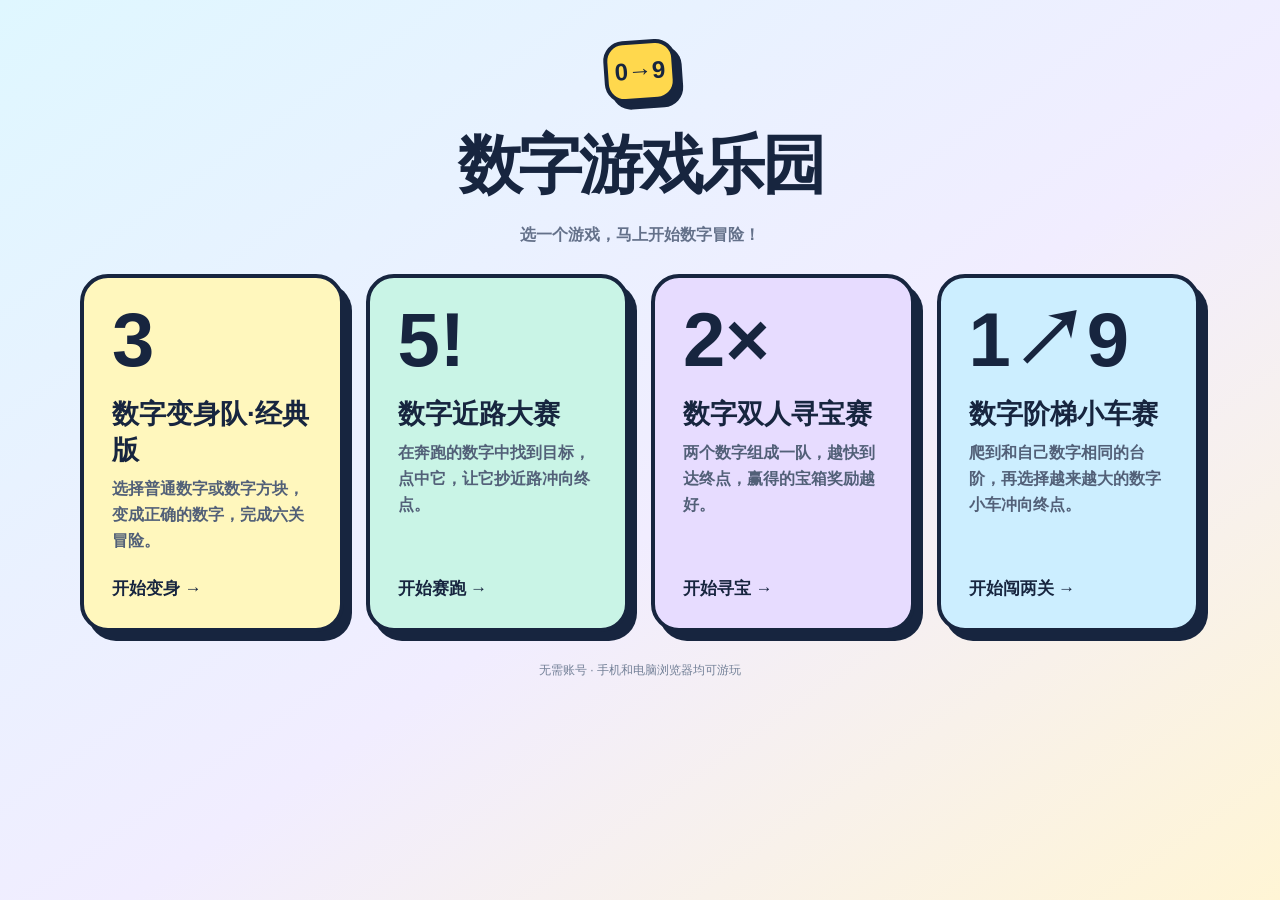
<file: index.html>
<!doctype html>
<html lang="zh-CN">
  <head>
    <meta charset="UTF-8" />
    <meta name="viewport" content="width=device-width, initial-scale=1.0" />
    <meta name="description" content="四个适合孩子玩的数字小游戏：数字变身、近路赛、双人寻宝和阶梯小车赛。" />
    <title>数字游戏乐园</title>
    <style>
      * { box-sizing: border-box; }
      body {
        min-height: 100vh;
        margin: 0;
        padding: 40px 18px;
        color: #17253f;
        font-family: "Arial Rounded MT Bold", "PingFang SC", "Microsoft YaHei", sans-serif;
        background: linear-gradient(145deg, #dff7ff, #f1edff 55%, #fff5d5);
      }
      main { width: min(1120px, 100%); margin: 0 auto; }
      header { margin-bottom: 28px; text-align: center; }
      .mark {
        display: grid;
        width: 72px;
        height: 62px;
        margin: 0 auto 20px;
        place-items: center;
        transform: rotate(-4deg);
        border: 4px solid #17253f;
        border-radius: 20px;
        background: #ffd84d;
        box-shadow: 6px 7px 0 #17253f;
        font-size: 24px;
        font-weight: 900;
      }
      h1 { margin: 0; font-size: clamp(36px, 7vw, 64px); letter-spacing: -.05em; }
      header p { color: #64718a; font-weight: 700; }
      .games { display: grid; grid-template-columns: repeat(auto-fit, minmax(230px, 1fr)); gap: 22px; }
      .game {
        display: flex;
        min-height: 270px;
        flex-direction: column;
        padding: 28px;
        border: 4px solid #17253f;
        border-radius: 28px;
        color: #17253f;
        text-decoration: none;
        box-shadow: 8px 9px 0 #17253f;
        transition: transform .15s, box-shadow .15s;
      }
      .game:hover { transform: translateY(-5px); box-shadow: 10px 14px 0 #17253f; }
      .game:first-child { background: #fff7bd; }
      .game:nth-child(2) { background: #c9f4e6; }
      .game:nth-child(3) { background: #e7dcff; }
      .game:nth-child(4) { background: #cceeff; }
      .number { font: 900 76px/.9 Arial, sans-serif; }
      h2 { margin: 22px 0 8px; font-size: 27px; }
      .game p { margin: 0 0 24px; color: #526078; font-weight: 700; line-height: 1.6; }
      .play { margin-top: auto; font-size: 17px; font-weight: 900; }
      footer { margin-top: 30px; color: #738097; font-size: 12px; text-align: center; }
      @media (max-width: 650px) {
        body { padding-top: 28px; }
        .games { grid-template-columns: 1fr; }
        .game { min-height: 230px; }
      }
    </style>
  </head>
  <body>
    <main>
      <header>
        <span class="mark">0→9</span>
        <h1>数字游戏乐园</h1>
        <p>选一个游戏，马上开始数字冒险！</p>
      </header>
      <section class="games">
        <a class="game" href="./classic/">
          <span class="number">3</span>
          <h2>数字变身队·经典版</h2>
          <p>选择普通数字或数字方块，变成正确的数字，完成六关冒险。</p>
          <span class="play">开始变身 →</span>
        </a>
        <a class="game" href="./race/">
          <span class="number">5!</span>
          <h2>数字近路大赛</h2>
          <p>在奔跑的数字中找到目标，点中它，让它抄近路冲向终点。</p>
          <span class="play">开始赛跑 →</span>
        </a>
        <a class="game" href="./team-race/">
          <span class="number">2×</span>
          <h2>数字双人寻宝赛</h2>
          <p>两个数字组成一队，越快到达终点，赢得的宝箱奖励越好。</p>
          <span class="play">开始寻宝 →</span>
        </a>
        <a class="game" href="./stair-race/">
          <span class="number">1↗9</span>
          <h2>数字阶梯小车赛</h2>
          <p>爬到和自己数字相同的台阶，再选择越来越大的数字小车冲向终点。</p>
          <span class="play">开始闯两关 →</span>
        </a>
      </section>
      <footer>无需账号 · 手机和电脑浏览器均可游玩</footer>
    </main>
  </body>
</html>
</file>
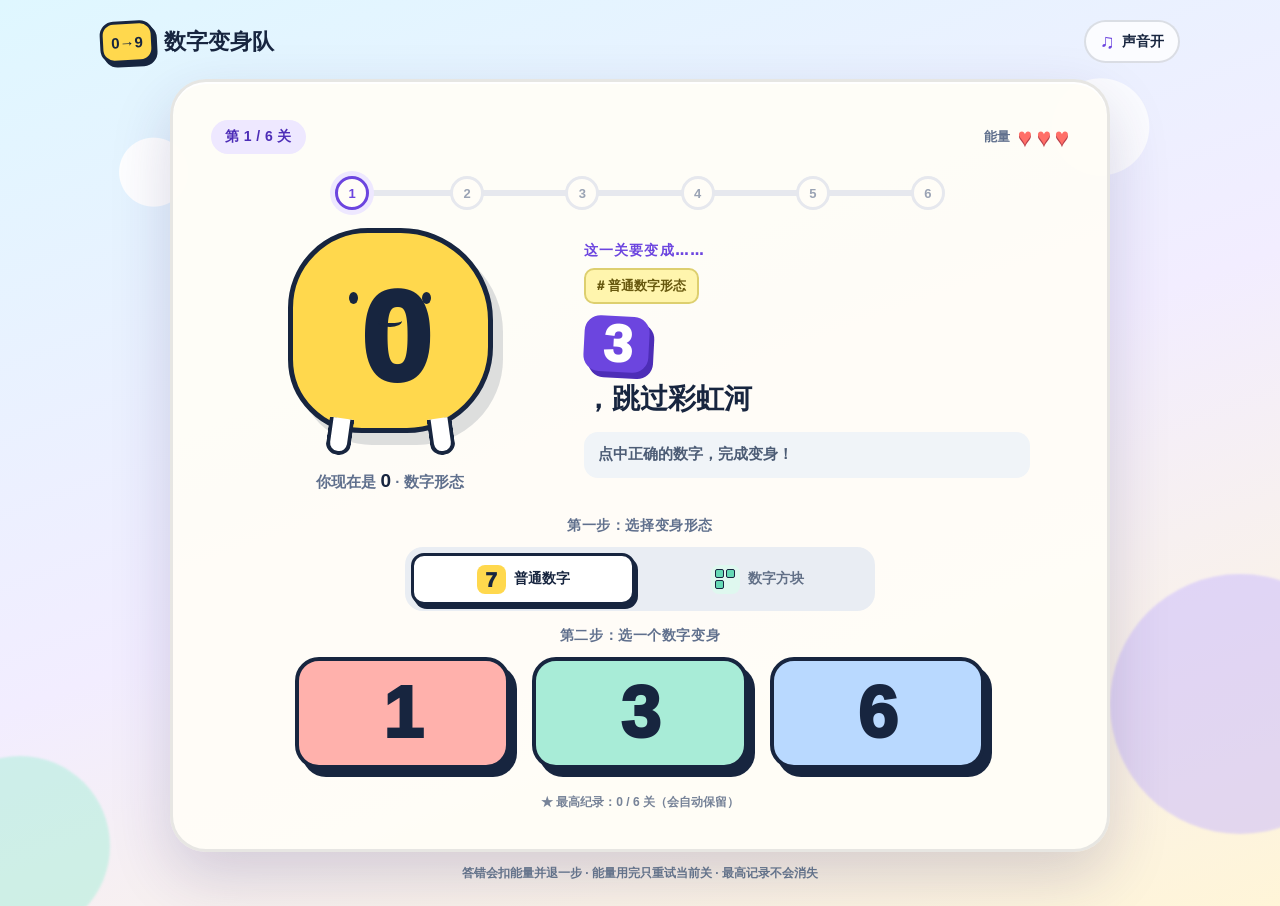
<file: classic/index.html>
<!doctype html>
<html lang="zh-CN">
  <head>
    <meta charset="UTF-8" />
    <meta name="viewport" content="width=device-width, initial-scale=1.0" />
    <meta name="description" content="从 0 出发，在普通数字和数字方块之间切换，完成六关变身冒险。" />
    <title>数字变身队·经典版</title>
    <script type="module" crossorigin src="./assets/index-DqKJhchD.js"></script>
    <link rel="stylesheet" crossorigin href="./assets/index-CNWKg4da.css">
  </head>
  <body>
    <div id="root"></div>
  </body>
</html>
</file>
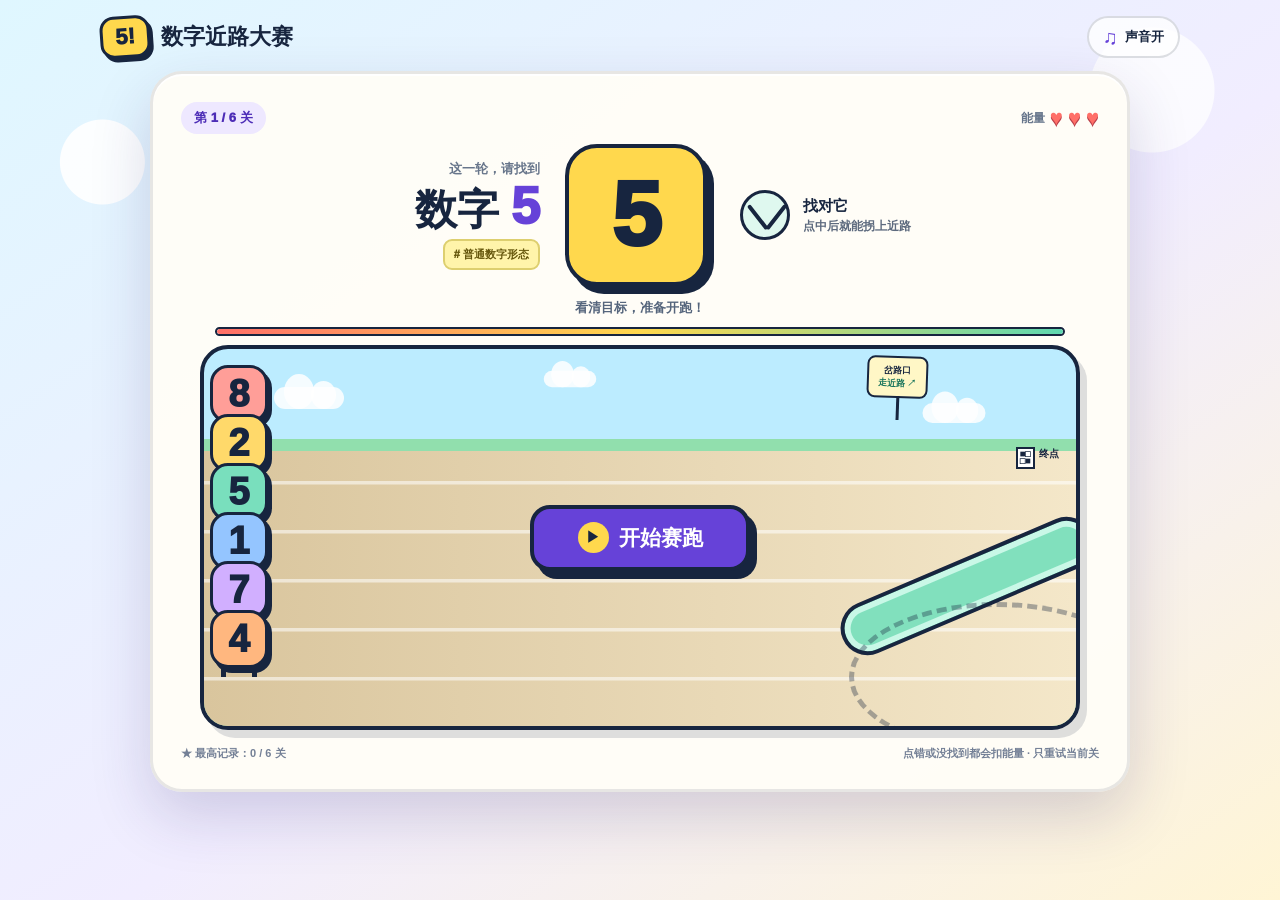
<file: race/index.html>
<!doctype html>
<html lang="zh-CN">
  <head>
    <meta charset="UTF-8" />
    <meta name="viewport" content="width=device-width, initial-scale=1.0" />
    <meta name="description" content="在奔跑的数字中找到目标，让它拐上近路到达终点。" />
    <title>数字近路大赛</title>
    <script type="module" crossorigin src="./assets/index-Bkqn9pAo.js"></script>
    <link rel="stylesheet" crossorigin href="./assets/index-BwYGORI6.css">
  </head>
  <body>
    <div id="root"></div>
  </body>
</html>
</file>
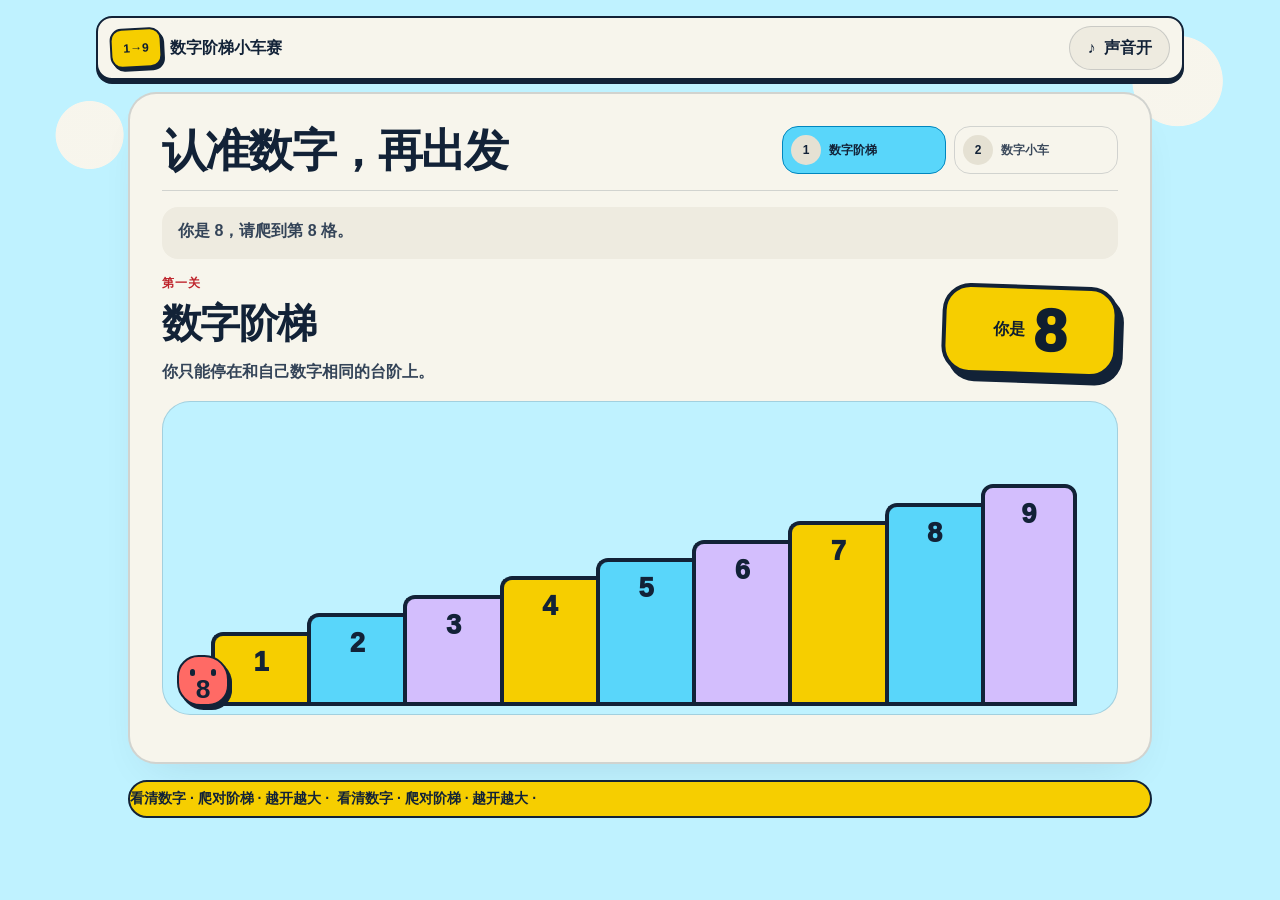
<file: stair-race/index.html>
<!doctype html>
<html lang="zh-CN">
  <head>
    <meta charset="UTF-8" />
    <meta name="viewport" content="width=device-width, initial-scale=1, viewport-fit=cover" />
    <meta name="description" content="先帮数字爬到同号台阶，再驾驶越来越大的数字小车抵达终点。" />
    <title>数字阶梯小车赛</title>
    <link rel="stylesheet" href="./game.css" />
    <script src="./game.js" defer></script>
  </head>
  <body>
    <main class="game-shell" id="game-shell">
      <nav class="topbar" aria-label="游戏导航">
        <a class="brand" href="../" aria-label="返回数字游戏乐园">
          <span class="brand-mark" aria-hidden="true">1→9</span>
          <span>数字阶梯小车赛</span>
        </a>
        <button class="sound-button" id="sound-button" type="button" aria-pressed="true">
          <span aria-hidden="true">♪</span>
          <span id="sound-label">声音开</span>
        </button>
      </nav>

      <section class="game-card" aria-labelledby="game-title">
        <header class="game-header">
          <div>
            <h1 id="game-title">认准数字，再出发</h1>
          </div>
          <ol class="level-progress" aria-label="关卡进度">
            <li class="level-dot is-current" id="level-dot-1" aria-current="step"><span>1</span>数字阶梯</li>
            <li class="level-dot" id="level-dot-2"><span>2</span>数字小车</li>
          </ol>
        </header>

        <p class="message" id="message" role="status" aria-live="polite">先看看你是几，再点同号台阶。</p>

        <section class="level-panel" id="level-one" aria-labelledby="level-one-title">
          <div class="mission-row">
            <div>
              <p class="level-label">第一关</p>
              <h2 id="level-one-title">数字阶梯</h2>
              <p>你只能停在和自己数字相同的台阶上。</p>
            </div>
            <div class="player-number" aria-label="你的数字"><span>你是</span><strong id="stair-target">6</strong></div>
          </div>

          <div class="stair-scroll" id="stair-scroll" tabindex="0" aria-label="左右滑动查看一到九号台阶">
            <div class="staircase" id="staircase">
              <div class="climber" id="climber" aria-hidden="true"><span class="climber-face"></span><b id="climber-number">6</b></div>
              <button class="stair" type="button" data-step="1" style="--step: 1"><span>1</span></button>
              <button class="stair" type="button" data-step="2" style="--step: 2"><span>2</span></button>
              <button class="stair" type="button" data-step="3" style="--step: 3"><span>3</span></button>
              <button class="stair" type="button" data-step="4" style="--step: 4"><span>4</span></button>
              <button class="stair" type="button" data-step="5" style="--step: 5"><span>5</span></button>
              <button class="stair" type="button" data-step="6" style="--step: 6"><span>6</span></button>
              <button class="stair" type="button" data-step="7" style="--step: 7"><span>7</span></button>
              <button class="stair" type="button" data-step="8" style="--step: 8"><span>8</span></button>
              <button class="stair" type="button" data-step="9" style="--step: 9"><span>9</span></button>
            </div>
          </div>
          <p class="scroll-hint">可以左右滑动查看全部台阶</p>
          <button class="primary-button next-button" id="next-level" type="button" hidden>进入第二关 <span aria-hidden="true">→</span></button>
        </section>

        <section class="level-panel" id="level-two" aria-labelledby="level-two-title" hidden>
          <div class="mission-row">
            <div>
              <p class="level-label">第二关</p>
              <h2 id="level-two-title">数字小车</h2>
              <p>每次都要选比你现在更大的数字。选小了，就回起点。</p>
            </div>
            <div class="player-number player-number-cyan" aria-label="你现在的数字"><span>现在是</span><strong id="car-target">4</strong></div>
          </div>

          <div class="road-wrap">
            <div class="road" aria-label="小车赛道，三次正确选择后到达终点">
              <span class="road-label road-start">起点</span>
              <span class="road-mark mark-one" aria-hidden="true"></span>
              <span class="road-mark mark-two" aria-hidden="true"></span>
              <span class="finish-flag" aria-label="终点"><i></i>终点</span>
              <div class="road-runner" id="road-runner" style="--road-progress: 0" aria-hidden="true"><span></span><b id="runner-number">4</b></div>
            </div>
          </div>

          <div class="choice-zone">
            <p id="choice-prompt">哪辆小车的数字比 <strong>4</strong> 大？</p>
            <div class="car-choices" id="car-choices"></div>
          </div>
        </section>
      </section>

      <footer class="park-footer" aria-label="游戏提示">
        <div class="footer-track" aria-hidden="true">
          <span>看清数字 · 爬对阶梯 · 越开越大 ·</span><span>看清数字 · 爬对阶梯 · 越开越大 ·</span>
        </div>
      </footer>
    </main>

    <dialog class="result-dialog" id="result-dialog" aria-labelledby="result-title">
      <div class="result-badge" aria-hidden="true">✓</div>
      <p class="level-label">两关完成</p>
      <h2 id="result-title">你到达终点啦！</h2>
      <p>你认出了同号台阶，也让数字小车越开越大。</p>
      <div class="result-actions">
        <button class="primary-button" id="play-again" type="button">再玩一次</button>
        <a class="secondary-button" href="../">返回乐园</a>
      </div>
    </dialog>
  </body>
</html>
</file>
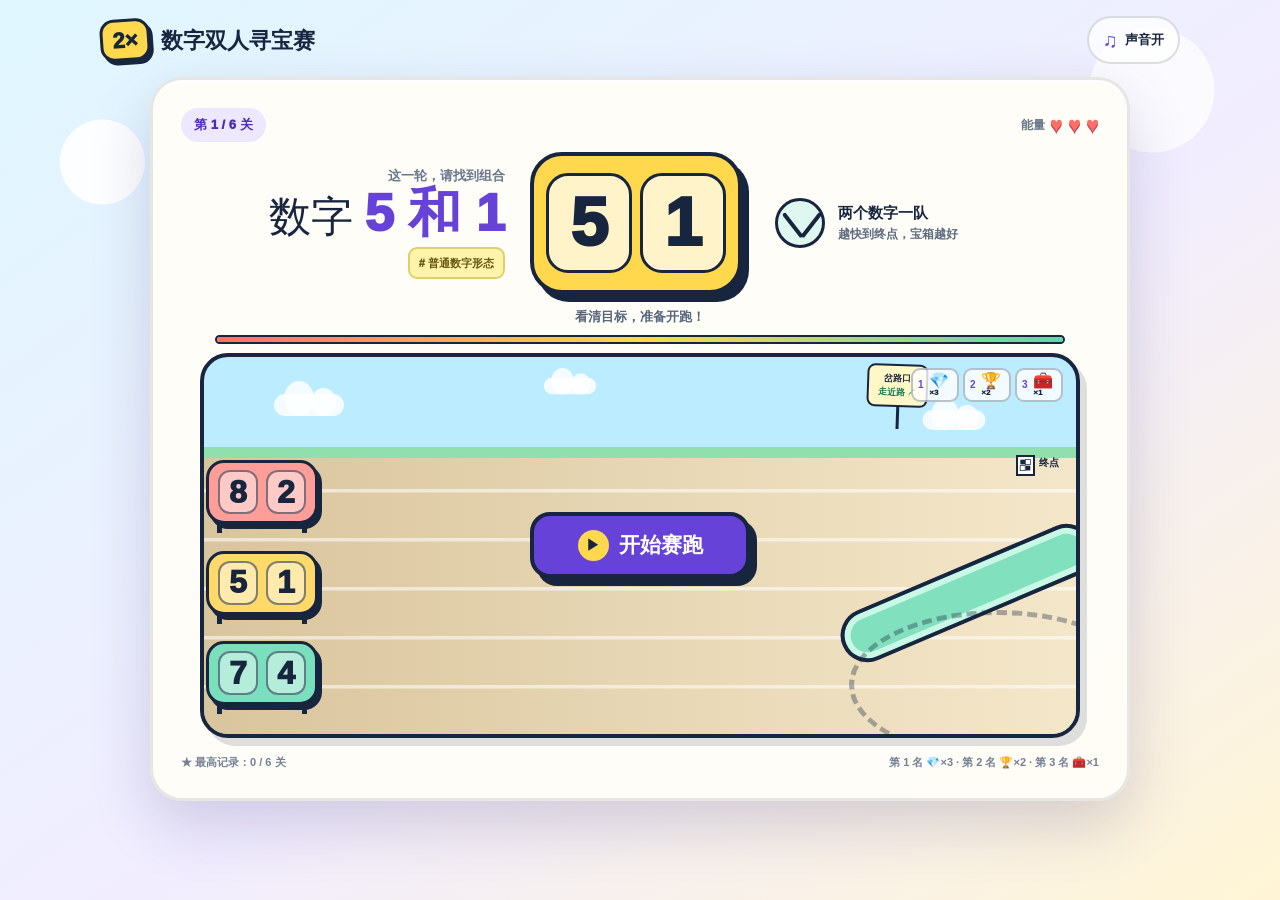
<file: team-race/index.html>
<!doctype html>
<html lang="zh-CN">
  <head>
    <meta charset="UTF-8" />
    <meta name="viewport" content="width=device-width, initial-scale=1.0" />
    <meta name="description" content="找到由两个数字组成的目标队伍，越快到达终点，赢得的宝箱奖励越好。" />
    <title>数字双人寻宝赛</title>
    <link rel="icon" href="./favicon.svg" />
    <script type="module" crossorigin src="./assets/index-BBXHQV6T.js"></script>
    <link rel="stylesheet" crossorigin href="./assets/index-CuU7vOHX.css">
  </head>
  <body>
    <div id="root"></div>
  </body>
</html>
</file>
<file: classic/assets/index-CNWKg4da.css>
:root{--ink:#17253f;--purple:#6c45df;--purple-dark:#4d2db7;--yellow:#ffd84d;--mint:#65d9b5;--coral:#ff6f68;--paper:#fffdf7}*{box-sizing:border-box}html{background:#eaf8ff;min-width:320px}body{color:var(--ink);margin:0;font-family:Arial Rounded MT Bold,PingFang SC,Microsoft YaHei,Arial,sans-serif}button,a{-webkit-tap-highlight-color:transparent}button{font:inherit}.game-shell{background:radial-gradient(circle at 12% 19%,#fffffff2 0 34px,#0000 35px),radial-gradient(circle at 86% 14%,#fffc 0 48px,#0000 49px),linear-gradient(160deg,#dff7ff 0%,#f2edff 52%,#fff5d8 100%);min-height:100svh;padding:20px clamp(16px,4vw,56px) 24px;position:relative;overflow:hidden}.sky-shape{opacity:.5;filter:blur(1px);border-radius:999px;position:absolute}.sky-shape-one{background:#c9baff;width:260px;height:260px;bottom:8%;right:-90px}.sky-shape-two{background:#a8efd9;width:180px;height:180px;bottom:-30px;left:-70px}.topbar{z-index:2;justify-content:space-between;align-items:center;width:min(1080px,100%);margin:0 auto 16px;display:flex;position:relative}.brand{color:var(--ink);align-items:center;gap:10px;font-size:clamp(17px,2vw,22px);font-weight:900;text-decoration:none;display:inline-flex}.brand-mark{border:3px solid var(--ink);background:var(--yellow);width:54px;height:42px;color:var(--ink);box-shadow:3px 4px 0 var(--ink);border-radius:14px;place-items:center;font-size:15px;display:grid;transform:rotate(-3deg)}.sound-button{min-height:42px;color:var(--ink);cursor:pointer;background:#ffffffc7;border:2px solid #17253f24;border-radius:999px;align-items:center;gap:7px;padding:8px 14px;font-size:14px;font-weight:800;display:inline-flex}.sound-button span{color:var(--purple);font-size:20px}.game-card{z-index:1;background:#fffdf7f0;border:3px solid #17253f1a;border-radius:36px;width:min(940px,100%);min-height:660px;margin:0 auto;padding:clamp(20px,3.3vw,38px);position:relative;overflow:hidden;box-shadow:0 24px 60px #3229682e,inset 0 2px #fff}.status-row{justify-content:space-between;align-items:center;gap:12px;display:flex}.level-pill{color:var(--purple-dark);letter-spacing:.03em;background:#eee8ff;border-radius:999px;padding:8px 14px;font-size:14px;font-weight:900}.energy{align-items:center;gap:5px;font-size:13px;font-weight:900;display:flex}.energy>span:first-child{color:#60708d;margin-right:3px}.heart{color:#dce1e9;font-size:23px;line-height:1;transition:color .25s,transform .25s}.heart-on{color:var(--coral);text-shadow:0 2px #b83e49;transform:scale(1.05)}.journey{justify-content:space-between;align-items:center;max-width:610px;margin:22px auto 12px;display:flex;position:relative}.journey-line{background:#e6e8ee;border-radius:999px;height:6px;position:absolute;left:16px;right:16px}.journey-dot{background:var(--paper);color:#9aa3b4;border:3px solid #e6e8ee;border-radius:50%;place-items:center;width:34px;height:34px;font-size:13px;font-weight:900;display:grid;position:relative}.journey-done{background:var(--mint);color:#123f34;border-color:#3dbb95}.journey-now{border-color:var(--purple);color:var(--purple);box-shadow:0 0 0 5px #eee8ff}.mission{grid-template-columns:minmax(190px,280px) 1fr;align-items:center;gap:clamp(18px,5vw,54px);max-width:780px;margin:18px auto 10px;display:grid}.character-zone{justify-items:center;display:grid}.number-character{aspect-ratio:1;border:5px solid var(--ink);background:var(--yellow);border-radius:39% 45% 42% 36%;place-items:center;width:clamp(150px,20vw,205px);transition:transform .25s,background .25s;display:grid;position:relative;box-shadow:10px 12px #17253f24}.number-character:before,.number-character:after{border:4px solid var(--ink);content:"";background:#fff;border-top:0;border-radius:0 0 12px 12px;width:17px;height:33px;position:absolute;bottom:-27px}.number-character:before{left:34px;transform:rotate(8deg)}.number-character:after{right:34px;transform:rotate(-8deg)}.number-character strong{letter-spacing:-.08em;padding-top:17px;font-family:Arial,sans-serif;font-size:clamp(86px,12vw,126px);font-weight:1000;line-height:.8}.character-eye{z-index:2;background:var(--ink);border-radius:50%;width:9px;height:12px;position:absolute;top:30%}.eye-left{left:29%}.eye-right{right:29%}.character-smile{z-index:2;border-bottom:4px solid var(--ink);border-radius:50%;width:24px;height:12px;position:absolute;top:42%}.number-character.right{background:var(--mint);animation:.6s happy-jump}.number-character.wrong{background:#ffaaa5;animation:.42s no-shake}.block-character{border:5px solid var(--ink);background:#eef8ff;border-radius:28px;place-items:center;width:clamp(150px,20vw,205px);min-height:clamp(150px,20vw,205px);padding:13px;transition:transform .25s,background .25s;display:grid;box-shadow:10px 12px #17253f24}.block-character.right{background:#dff8ef;animation:.6s happy-jump}.block-character.wrong{background:#ffe1df;animation:.42s no-shake}.block-figure{place-content:center;gap:4px;width:min(140px,100%);display:grid}.mini-block{border:3px solid var(--ink);width:42px;height:42px;box-shadow:2px 3px 0 var(--ink);border-radius:9px;display:block;position:relative}.mini-block-1{background:#ff7971}.mini-block-2{background:#ffd84d}.mini-block-3{background:#65d9b5}.mini-block-4{background:#87bfff}.block-eye{background:var(--ink);border-radius:50%;width:5px;height:7px;position:absolute;top:12px}.block-eye.left{left:9px}.block-eye.right{right:9px}.zero-block{color:#63728a;border:5px dashed #9aa8bb;border-radius:26px;place-items:center;width:90px;height:90px;font:900 54px/1 Arial,sans-serif;display:grid}.character-label{color:#60708d;margin-top:37px;font-size:15px;font-weight:800}.character-label b{color:var(--ink);font-size:19px}.mission-copy .eyebrow{color:var(--purple);letter-spacing:.08em;margin:0 0 8px;font-size:14px;font-weight:950}.form-badge{color:#67580e;background:#fff5ad;border:2px solid #ddcf6f;border-radius:10px;align-items:center;margin-bottom:12px;padding:7px 11px;font-size:13px;font-weight:950;display:inline-flex}.form-badge-blocks{color:#17634f;background:#dff8ef;border-color:#8bcdb9}.mission-copy h1{letter-spacing:-.04em;margin:0;font-size:clamp(31px,5vw,52px);font-weight:950;line-height:1.08}.mission-copy h1 em{background:var(--purple);color:#fff;min-width:1.25em;box-shadow:5px 6px 0 var(--purple-dark);border-radius:16px;place-items:center;font-style:normal;display:inline-grid;transform:rotate(3deg)}.mission-copy h1 span{letter-spacing:0;margin-top:12px;font-size:.53em;display:block}.game-message{color:#4c5c75;background:#f0f4f8;border-radius:14px;min-height:46px;margin:18px 0 0;padding:11px 14px;font-size:15px;font-weight:750;line-height:1.5}.game-message.right{color:#137055;background:#dff8ef}.game-message.wrong{color:#a73838;background:#ffe2df}.choice-area{text-align:center;max-width:690px;margin:25px auto 0}.choice-area>p{color:#60708d;letter-spacing:.04em;margin:0 0 12px;font-size:14px;font-weight:900}.form-switch{background:#e9edf3;border-radius:18px;grid-template-columns:repeat(2,minmax(0,1fr));gap:10px;max-width:470px;margin:0 auto 16px;padding:6px;display:grid}.form-option{color:#627087;cursor:pointer;background:0 0;border:3px solid #0000;border-radius:13px;justify-content:center;align-items:center;gap:8px;min-height:52px;font-size:14px;font-weight:950;display:flex}.form-option.active{border-color:var(--ink);color:var(--ink);box-shadow:3px 4px 0 var(--ink);background:#fff}.form-option-icon{background:var(--yellow);width:29px;height:29px;color:var(--ink);border-radius:8px;place-items:center;font:950 21px/1 Arial,sans-serif;display:grid}.blocks-icon{background:#dff8ef;grid-template-columns:repeat(2,9px);gap:2px;padding:4px}.blocks-icon i{border:1px solid var(--ink);background:var(--mint);border-radius:2px;width:9px;height:9px}.choice-area>.choice-step-two{margin-top:2px}.number-choices{grid-template-columns:repeat(3,1fr);gap:clamp(12px,3vw,22px);display:grid}.number-choice{border:4px solid var(--ink);min-height:clamp(82px,12vw,112px);color:var(--ink);cursor:pointer;box-shadow:7px 8px 0 var(--ink);border-radius:24px;font-family:Arial,sans-serif;font-size:clamp(48px,7vw,72px);font-weight:1000;line-height:1;transition:transform .12s,box-shadow .12s,filter .12s}.number-choice:hover:not(:disabled){filter:saturate(1.1);transform:translateY(-5px)rotate(-1deg)}.number-choice:active:not(:disabled){box-shadow:2px 2px 0 var(--ink);transform:translate(5px,6px)}.number-choice:focus-visible,.sound-button:focus-visible,.primary-button:focus-visible{outline-offset:4px;outline:5px solid #28a9ff}.number-choice:disabled{cursor:default}.block-figure-small{grid-auto-rows:18px;gap:2px;width:auto}.block-figure-small .mini-block{width:18px;height:18px;box-shadow:1px 1px 0 var(--ink);border-width:2px;border-radius:4px}.zero-block-small{border-width:3px;border-radius:15px;width:54px;height:54px;font-size:38px}.choice-1{background:#ffb1ac}.choice-2{background:#a8ecd7}.choice-3{background:#b9d9ff}.best-score{color:#778398;text-align:center;margin:25px 0 0;font-size:12px;font-weight:800}.result-backdrop{z-index:5;-webkit-backdrop-filter:blur(6px);backdrop-filter:blur(6px);background:#17253f85;place-items:center;padding:20px;display:grid;position:absolute;inset:0}.result-card{border:4px solid var(--ink);background:var(--paper);width:min(460px,100%);box-shadow:10px 12px 0 var(--ink);text-align:center;border-radius:30px;padding:34px;animation:.35s both card-in}.result-icon{border:4px solid var(--ink);width:90px;height:90px;box-shadow:5px 6px 0 var(--ink);background:#ffaaa5;border-radius:30px;place-items:center;margin:0 auto 18px;font-size:48px;font-weight:1000;display:grid}.result-icon.trophy{background:var(--yellow);transform:rotate(-5deg)}.result-kicker{color:var(--purple);letter-spacing:.09em;margin:0 0 7px;font-size:13px;font-weight:950}.result-card h2{margin:0;font-size:clamp(27px,5vw,38px);line-height:1.15}.result-card>p:not(.result-kicker){color:#60708d;margin:14px 0 22px;font-size:15px;font-weight:700;line-height:1.6}.primary-button{border:3px solid var(--ink);background:var(--purple);color:#fff;cursor:pointer;width:100%;min-height:58px;box-shadow:5px 6px 0 var(--ink);border-radius:17px;font-size:18px;font-weight:950}.primary-button:active{box-shadow:1px 1px 0 var(--ink);transform:translate(4px,5px)}.parent-note{z-index:1;color:#63728a;text-align:center;width:min(940px,100%);margin:13px auto 0;font-size:12px;font-weight:750;position:relative}@keyframes happy-jump{0%,to{transform:translateY(0)rotate(0)}35%{transform:translateY(-20px)rotate(-5deg)}65%{transform:translateY(-8px)rotate(5deg)}}@keyframes no-shake{0%,to{transform:translate(0)}25%{transform:translate(-12px)rotate(-3deg)}75%{transform:translate(12px)rotate(3deg)}}@keyframes card-in{0%{opacity:0;transform:translateY(22px)scale(.94)}to{opacity:1;transform:translateY(0)scale(1)}}@media (width<=680px){.game-shell{padding:13px 10px 18px}.topbar{margin-bottom:10px;padding:0 5px}.brand span:last-child{display:none}.game-card{border-radius:26px;min-height:0;padding:18px 14px 22px}.journey{margin-top:17px}.journey-dot{border-width:2px;width:28px;height:28px;font-size:11px}.mission{grid-template-columns:118px 1fr;gap:13px;margin-top:18px}.number-character{border-width:4px;width:110px;box-shadow:6px 7px #17253f24}.block-character{border-width:4px;border-radius:21px;width:110px;min-height:110px;padding:8px;box-shadow:6px 7px #17253f24}.block-character .mini-block{width:26px;height:26px;box-shadow:1px 2px 0 var(--ink);border-width:2px;border-radius:6px}.block-character .block-eye{width:3px;height:5px;top:7px}.block-character .block-eye.left{left:5px}.block-character .block-eye.right{right:5px}.number-character strong{padding-top:10px;font-size:70px}.character-eye{width:6px;height:8px;top:28%}.character-smile{border-width:3px;width:18px;height:9px;top:40%}.number-character:before,.number-character:after{border-width:3px;width:13px;height:24px;bottom:-20px}.number-character:before{left:23px}.number-character:after{right:23px}.character-label{margin-top:27px;font-size:11px}.character-label b{font-size:15px}.mission-copy h1{font-size:clamp(27px,9vw,38px)}.mission-copy .eyebrow{font-size:11px}.game-message{min-height:0;margin-top:12px;padding:8px 10px;font-size:12px}.choice-area{margin-top:18px}.form-switch{margin-bottom:12px}.form-option{min-height:46px;padding:4px 6px;font-size:12px}.number-choices{gap:10px}.number-choice{min-height:82px;box-shadow:5px 6px 0 var(--ink);border-width:3px;border-radius:18px;font-size:49px}.best-score{margin-top:19px}.parent-note{padding:0 13px;font-size:10px;line-height:1.4}}@media (width<=390px){.energy>span:first-child{display:none}.mission{grid-template-columns:102px 1fr}.number-character{width:94px}.block-character{width:94px;min-height:94px}.number-character strong{font-size:60px}.number-choice{min-height:72px;font-size:44px}}@media (prefers-reduced-motion:reduce){*,:before,:after{scroll-behavior:auto!important;transition-duration:.01ms!important;animation-duration:.01ms!important;animation-iteration-count:1!important}}
</file>
<file: race/assets/index-BwYGORI6.css>
:root{--ink:#17253f;--purple:#6642d8;--yellow:#ffd84d;--mint:#5ed7b0;--coral:#ff6f68;--sky:#dff6ff}*{box-sizing:border-box}html{background:#eaf8ff;min-width:320px}body{color:var(--ink);margin:0;font-family:Arial Rounded MT Bold,PingFang SC,Microsoft YaHei,Arial,sans-serif}button{font:inherit;-webkit-tap-highlight-color:transparent}.game-shell{background:radial-gradient(circle at 8% 18%,#ffffffe6 0 42px,#0000 43px),radial-gradient(circle at 90% 10%,#ffffffbf 0 62px,#0000 63px),linear-gradient(145deg,#dff7ff,#f1edff 55%,#fff5d5);min-height:100svh;padding:16px clamp(12px,4vw,48px) 24px;overflow:hidden}.topbar{justify-content:space-between;align-items:center;width:min(1080px,100%);margin:0 auto 13px;display:flex}.brand{align-items:center;gap:11px;font-size:clamp(17px,2vw,22px);font-weight:950;display:flex}.brand-mark{border:3px solid var(--ink);background:var(--yellow);width:50px;height:42px;box-shadow:3px 4px 0 var(--ink);border-radius:14px;place-items:center;display:grid;transform:rotate(-4deg)}.sound-button{min-height:42px;color:var(--ink);cursor:pointer;background:#ffffffc7;border:2px solid #17253f26;border-radius:999px;align-items:center;gap:7px;padding:7px 14px;font-size:13px;font-weight:900;display:flex}.sound-button span{color:var(--purple);font-size:20px}.game-card{background:#fffdf7f5;border:3px solid #17253f1a;border-radius:32px;width:min(980px,100%);margin:0 auto;padding:clamp(17px,2.5vw,28px);box-shadow:0 24px 60px #3229682e,inset 0 2px #fff}.status-row{justify-content:space-between;align-items:center;gap:10px;display:flex}.round-pill{color:#4d2db7;background:#eee8ff;border-radius:999px;padding:7px 13px;font-size:13px;font-weight:950}.energy{color:#65748a;align-items:center;gap:5px;font-size:12px;font-weight:900;display:flex}.heart{color:#dce1e9;font-size:22px;font-style:normal;line-height:1}.heart.on{color:var(--coral);text-shadow:0 2px #b83e49}.mission-board{grid-template-columns:1fr 150px 1fr;align-items:center;gap:25px;max-width:790px;margin:10px auto 13px;display:grid}.target-copy{text-align:right}.target-copy p{color:#68768b;margin:0;font-size:13px;font-weight:900}.target-copy h1{margin:2px 0 7px;font-size:clamp(27px,4vw,42px);line-height:1}.target-copy h1 strong{color:var(--purple);font:1000 1.25em/1 Arial,sans-serif}.form-label{color:#66570d;background:#fff4aa;border:2px solid #ddcf6f;border-radius:9px;padding:6px 9px;font-size:11px;font-weight:950;display:inline-flex}.form-label.block-form{color:#17634f;background:#dff8ef;border-color:#8acdb8}.target-card{border:4px solid var(--ink);background:var(--yellow);width:142px;height:142px;box-shadow:7px 8px 0 var(--ink);border-radius:32px;place-items:center;display:grid}.target-card>b{font:1000 90px/.8 Arial,sans-serif}.how-to{align-items:center;gap:13px;display:flex}.how-to p{color:#5d6a7e;margin:0;font-size:12px;font-weight:750;line-height:1.5}.how-to b{color:var(--ink);font-size:15px}.fork-icon{border:3px solid var(--ink);background:#dff8ef;border-radius:50%;flex:none;width:50px;height:50px;display:block;position:relative}.fork-icon i{background:var(--ink);transform-origin:bottom;border-radius:9px;width:4px;height:30px;position:absolute;bottom:8px;left:22px}.fork-icon i:first-child{transform:rotate(-38deg)}.fork-icon i:last-child{transform:rotate(38deg)}.blocks{place-content:center;gap:3px;max-width:105px;display:grid}.cube{border:3px solid var(--ink);width:28px;height:28px;box-shadow:2px 2px 0 var(--ink);border-radius:7px;display:block}.cube-1{background:#ff7b73}.cube-2{background:#ffd84d}.cube-3{background:#5ed7b0}.cube-4{background:#85bcff}.blocks-tiny{gap:1px;max-width:45px}.blocks-tiny .cube{width:12px;height:12px;box-shadow:1px 1px 0 var(--ink);border-width:1.5px;border-radius:3px}.race-hud{max-width:850px;margin:0 auto 9px}.message{color:#55657c;text-align:center;min-height:22px;margin:0 0 6px;font-size:13px;font-weight:900}.message.good{color:#147156}.message.bad{color:#a73838}.timer{border:2px solid var(--ink);background:#e4e8ef;border-radius:999px;height:9px;overflow:hidden}.timer span{border-radius:inherit;background:linear-gradient(90deg, var(--coral), var(--yellow), var(--mint));height:100%;transition:width 60ms linear;display:block}.race-track{border:4px solid var(--ink);background:linear-gradient(#bcecff 0 24%,#91dfad 24% 100%);border-radius:28px;max-width:880px;height:385px;margin:0 auto;position:relative;overflow:hidden;box-shadow:7px 8px #17253f24}.race-track:after{content:"";background:repeating-linear-gradient(0deg,#0000 0 45px,#ffffff8c 46px 49px),linear-gradient(90deg,#d9c59d,#f4e7c9);position:absolute;inset:27% 0 0}.track-sky i{z-index:1;background:#ffffffd9;border-radius:999px;width:70px;height:22px;position:absolute;top:10%}.track-sky i:before,.track-sky i:after{background:inherit;content:"";border-radius:50%;position:absolute;bottom:0}.track-sky i:before{width:30px;height:35px;left:10px}.track-sky i:after{width:25px;height:28px;right:8px}.track-sky i:first-child{left:8%}.track-sky i:nth-child(2){top:5%;left:38%;transform:scale(.75)}.track-sky i:nth-child(3){top:14%;right:10%;transform:scale(.9)}.road-sign{z-index:3;border:2px solid var(--ink);text-align:center;background:#fff7c6;border-radius:8px;padding:6px 9px;font-size:9px;font-weight:900;position:absolute;top:7px;right:17%;transform:rotate(2deg)}.road-sign b{color:#17745b}.road-sign:after{background:var(--ink);content:"";width:3px;height:24px;position:absolute;top:100%;left:50%}.shortcut-road{z-index:2;border:4px solid var(--ink);background:#81e0bd;border-radius:999px;width:31%;height:54px;position:absolute;bottom:30%;right:-3%;transform:rotate(-23deg);box-shadow:inset 0 0 0 6px #c9f8e7}.long-road{z-index:2;border:5px dashed #17253f59;border-radius:50%;width:34%;height:150px;position:absolute;bottom:-7%;right:-8%}.finish-flag{z-index:4;color:var(--ink);align-items:flex-start;gap:4px;font-size:10px;font-weight:950;display:flex;position:absolute;top:26%;right:2%}.finish-flag span{border:2px solid var(--ink);background:#fff;padding:2px;font-size:9px;line-height:.75}.runner{z-index:5;border:3px solid var(--ink);width:58px;height:58px;color:var(--ink);cursor:pointer;box-shadow:4px 5px 0 var(--ink);border-radius:18px;place-items:center;transition:left 70ms linear,top .35s,transform .16s;display:grid;position:absolute;transform:translate(-50%,-50%)}.phase-ready .runner{left:4%!important}.runner:first-of-type,.runner-1{background:#ff9e98}.runner-2{background:#ffd96a}.runner-3{background:#79dfbd}.runner-4{background:#94c5ff}.runner-5{background:#d1afff}.runner-6{background:#ffb77f}.runner:enabled:hover{transform:translate(-50%,-50%)scale(1.15)rotate(-4deg)}.runner:focus-visible,.start-button:focus-visible,.result-card button:focus-visible,.sound-button:focus-visible{outline-offset:4px;outline:5px solid #229ff2}.runner-number{font:1000 38px/.9 Arial,sans-serif}.runner-feet{border-right:5px solid var(--ink);border-left:5px solid var(--ink);height:10px;position:absolute;bottom:-12px;left:8px;right:8px}.phase-racing .runner-feet{animation:.18s infinite alternate run-feet}.runner.winner{background:var(--yellow);box-shadow:0 0 0 8px #ffd84d73, 4px 5px 0 var(--ink);transition:left .7s,top .7s,transform .7s;transform:translate(-50%,-50%)rotate(-8deg)scale(1.14);top:33%!important}.runner.wrong-runner{background:#ff716a;animation:.35s wrong-shake}.start-button{z-index:8;border:4px solid var(--ink);background:var(--purple);color:#fff;cursor:pointer;min-width:220px;min-height:66px;box-shadow:7px 8px 0 var(--ink);border-radius:20px;justify-content:center;align-items:center;gap:10px;font-size:21px;font-weight:950;display:flex;position:absolute;top:50%;left:50%;transform:translate(-50%,-50%)}.start-button span{background:var(--yellow);width:31px;height:31px;color:var(--ink);border-radius:50%;place-items:center;font-size:14px;display:grid}.start-button:active{box-shadow:2px 2px 0 var(--ink);transform:translate(calc(5px - 50%),calc(6px - 50%))}.result-card{z-index:10;border:4px solid var(--ink);box-shadow:6px 7px 0 var(--ink);background:#fffdf7;border-radius:20px;grid-template-columns:55px 1fr auto;align-items:center;gap:14px;padding:13px 15px;animation:.3s result-in;display:grid;position:absolute;bottom:4%;left:4%;right:4%}.result-symbol{border:3px solid var(--ink);background:#ff9b95;border-radius:15px;place-items:center;width:50px;height:50px;font-size:32px;font-weight:1000;display:grid;transform:rotate(-5deg)}.result-card.success .result-symbol{background:var(--yellow)}.result-card p{color:var(--purple);letter-spacing:.08em;margin:0 0 3px;font-size:10px;font-weight:950}.result-card h2{margin:0;font-size:clamp(17px,2.8vw,26px);line-height:1.15}.result-card button{border:3px solid var(--ink);background:var(--purple);color:#fff;cursor:pointer;min-height:47px;box-shadow:3px 4px 0 var(--ink);border-radius:13px;padding:9px 16px;font-size:13px;font-weight:950}.score-row{color:#748096;justify-content:space-between;gap:12px;margin-top:16px;font-size:11px;font-weight:800;display:flex}@keyframes run-feet{0%{transform:skew(-20deg)}to{transform:skew(20deg)}}@keyframes wrong-shake{25%{transform:translate(-65%,-50%)rotate(-7deg)}75%{transform:translate(-35%,-50%)rotate(7deg)}}@keyframes result-in{0%{opacity:0;transform:translateY(20px)}}@media (width<=680px){.game-shell{padding:11px 8px 18px}.brand span:last-child{display:none}.game-card{border-radius:24px;padding:14px 10px 18px}.mission-board{grid-template-columns:1fr 100px;gap:15px;margin:9px auto 12px}.target-copy{text-align:right}.target-card{width:94px;height:94px;box-shadow:5px 6px 0 var(--ink);border-width:3px;border-radius:23px}.target-card>b{font-size:62px}.target-card .cube{width:19px;height:19px;box-shadow:1px 1px 0 var(--ink);border-width:2px;border-radius:5px}.how-to{display:none}.race-track{border-radius:22px;height:370px}.runner{width:50px;height:50px;box-shadow:3px 4px 0 var(--ink);border-radius:15px}.runner-number{font-size:33px}.blocks-tiny .cube{width:10px;height:10px}.road-sign{right:10%}.finish-flag{right:1%}.result-card{grid-template-columns:45px 1fr;gap:10px}.result-symbol{width:42px;height:42px}.result-card button{grid-column:1/-1;width:100%}.score-row{text-align:center;flex-direction:column;align-items:center;gap:4px}}@media (prefers-reduced-motion:reduce){*,:before,:after{transition-duration:.01ms!important;animation-duration:.01ms!important;animation-iteration-count:1!important}}
</file>
<file: stair-race/game.css>
/* Hallmark · pre-emit critique: P5 H5 E5 S5 R4 V5
 * Hallmark · genre: playful · macrostructure: Workbench · theme: Hum · enrichment: Tier-A CSS art · nav: N7 · footer: Ft8
 * audience: early-number learners · use: number matching and comparison · tone: playful
 * contrast: pass (40–41) · slop: pass (42–45) · honest: pass (46) · chrome: pass (47) · tokens: pass (48) · mobile: pass (34, 49, 50–57)
 */
@import url("../tokens.css");

* { box-sizing: border-box; }

html,
body {
  min-width: 20rem;
  min-height: 100%;
  overflow-x: clip;
}

body {
  margin: 0;
  color: var(--color-ink);
  font-family: var(--font-body);
  background: var(--color-sky);
}

button,
a { -webkit-tap-highlight-color: transparent; }
button { font: inherit; }

button:focus-visible,
a:focus-visible,
[tabindex]:focus-visible {
  outline: 0.2rem solid var(--color-focus);
  outline-offset: 0.2rem;
}

.game-shell {
  min-height: 100svh;
  padding: var(--space-sm) max(var(--space-sm), env(safe-area-inset-left)) max(var(--space-lg), env(safe-area-inset-bottom));
  background:
    radial-gradient(circle at 7% 15%, var(--color-paper) 0 2.1rem, transparent 2.15rem),
    radial-gradient(circle at 92% 9%, var(--color-paper) 0 2.8rem, transparent 2.85rem),
    var(--color-sky);
}

.topbar {
  display: flex;
  align-items: center;
  justify-content: space-between;
  gap: var(--space-sm);
  width: min(68rem, 100%);
  margin: 0 auto var(--space-sm);
  padding: var(--space-xs) var(--space-sm);
  border: 0.15rem solid var(--color-ink);
  border-radius: var(--radius-md);
  color: var(--color-ink);
  background: var(--color-paper);
  box-shadow: 0 0.25rem 0 var(--color-ink);
}

.brand {
  display: inline-flex;
  min-width: 0;
  align-items: center;
  gap: var(--space-xs);
  color: var(--color-ink);
  font-family: var(--font-display);
  font-weight: 900;
  line-height: 1;
  text-decoration: none;
  white-space: nowrap;
}

.brand-mark {
  display: grid;
  flex: none;
  width: 3.25rem;
  height: 2.5rem;
  place-items: center;
  border: 0.16rem solid var(--color-ink);
  border-radius: var(--radius-sm);
  color: var(--color-accent-ink);
  background: var(--color-accent);
  box-shadow: 0.15rem 0.2rem 0 var(--color-ink);
  font: 900 var(--text-xs)/1 var(--font-number);
  transform: rotate(-3deg);
}

.sound-button {
  display: inline-flex;
  min-width: 6.3rem;
  min-height: 2.75rem;
  flex: none;
  align-items: center;
  justify-content: center;
  gap: var(--space-xs);
  border: 0.12rem solid var(--color-rule);
  border-radius: var(--radius-pill);
  color: var(--color-ink);
  background: var(--color-paper-2);
  cursor: pointer;
  font-weight: 800;
  line-height: 1;
  white-space: nowrap;
  transition: background-color var(--dur-base) var(--ease-out), transform var(--dur-fast) var(--ease-out);
}

.sound-button[aria-pressed="false"] { color: var(--color-muted); background: var(--color-paper-3); }
.sound-button:active { transform: translateY(0.1rem); }
.sound-button:disabled,
.sound-button[data-state="loading"] { cursor: not-allowed; opacity: 0.5; }
.sound-button[data-state="error"] { color: var(--color-error); background: var(--color-error-bg); }
.sound-button[data-state="success"] { color: var(--color-success); background: var(--color-success-bg); }

.game-card {
  width: min(64rem, 100%);
  min-height: 40rem;
  margin: 0 auto;
  padding: clamp(var(--space-md), 4vw, var(--space-xl));
  border: 0.18rem solid var(--color-rule);
  border-radius: var(--radius-card);
  color: var(--color-ink);
  background: var(--color-paper);
  box-shadow: var(--shadow-card);
}

.game-header {
  display: grid;
  gap: var(--space-md);
  padding-block-end: var(--space-md);
  border-block-end: 0.12rem solid var(--color-rule);
}

.level-label {
  margin: 0 0 var(--space-2xs);
  color: var(--color-coral-deep);
  font-size: var(--text-xs);
  font-weight: 900;
  letter-spacing: 0.08em;
}

h1,
h2,
p { overflow-wrap: anywhere; }

h1,
h2 {
  min-width: 0;
  margin: 0;
  font-family: var(--font-display);
  font-style: normal;
  letter-spacing: -0.04em;
}

h1 { font-size: clamp(1.6rem, 7vw, 2.8rem); line-height: 1.05; }
h2 { font-size: clamp(1.65rem, 6vw, 2.5rem); }

.level-progress {
  display: grid;
  grid-template-columns: repeat(2, minmax(0, 1fr));
  gap: var(--space-xs);
  margin: 0;
  padding: 0;
  list-style: none;
}

.level-dot {
  display: flex;
  min-width: 0;
  align-items: center;
  gap: var(--space-xs);
  padding: var(--space-xs);
  border: 0.12rem solid var(--color-rule);
  border-radius: var(--radius-md);
  color: var(--color-muted);
  font-size: var(--text-xs);
  font-weight: 900;
  line-height: 1;
}

.level-dot span {
  display: grid;
  width: 1.9rem;
  height: 1.9rem;
  flex: none;
  place-items: center;
  border-radius: var(--radius-pill);
  color: var(--color-ink);
  background: var(--color-paper-3);
  font-family: var(--font-number);
}

.level-dot.is-current { border-color: var(--color-cyan-deep); color: var(--color-ink); background: var(--color-cyan); }
.level-dot.is-done { border-color: var(--color-mint-deep); color: var(--color-ink); background: var(--color-success-bg); }

.message {
  min-height: 3.25rem;
  margin: var(--space-md) 0;
  padding: var(--space-sm) var(--space-md);
  border-radius: var(--radius-md);
  color: var(--color-ink-soft);
  background: var(--color-paper-2);
  font-weight: 800;
  line-height: 1.5;
}

.message.is-success { color: var(--color-success); background: var(--color-success-bg); }
.message.is-error { color: var(--color-error); background: var(--color-error-bg); }
.level-panel[hidden],
.next-button[hidden] { display: none; }

.mission-row {
  display: grid;
  gap: var(--space-md);
  align-items: center;
}

.mission-row p:not(.level-label) {
  max-width: 60ch;
  margin: var(--space-xs) 0 0;
  color: var(--color-ink-soft);
  font-weight: 700;
  line-height: 1.6;
}

.player-number {
  display: grid;
  grid-template-columns: auto auto;
  align-items: center;
  justify-content: center;
  gap: var(--space-xs);
  min-height: 5rem;
  padding: var(--space-sm) var(--space-lg);
  border: var(--rule-thick) solid var(--color-ink);
  border-radius: var(--radius-card);
  color: var(--color-accent-ink);
  background: var(--color-accent);
  box-shadow: 0.35rem 0.45rem 0 var(--color-ink);
  transform: rotate(2deg);
}

.player-number span { font-weight: 900; }
.player-number strong { font: 1000 3.7rem/1 var(--font-number); }
.player-number-cyan { color: var(--color-ink); background: var(--color-cyan); transform: rotate(-2deg); }

.stair-scroll {
  margin-block-start: var(--space-md);
  overflow-x: auto;
  overscroll-behavior-inline: contain;
  padding: var(--space-md) var(--space-xs) var(--space-xs);
  border: 0.12rem solid var(--color-rule);
  border-radius: var(--radius-card);
  background: var(--color-sky);
  scrollbar-color: var(--color-cyan-deep) var(--color-paper);
}

.staircase {
  --step-width: 4.5rem;
  --step-rise: 1.15rem;
  position: relative;
  display: flex;
  width: max-content;
  min-width: 43rem;
  min-height: 18rem;
  align-items: flex-end;
  padding: 0 var(--space-xl) 0 2.5rem;
}

.stair {
  position: relative;
  display: grid;
  width: var(--step-width);
  height: calc(3.5rem + var(--step) * var(--step-rise));
  flex: none;
  place-items: start center;
  padding-block-start: var(--space-sm);
  border: var(--rule-thick) solid var(--color-ink);
  border-inline-end: 0;
  border-radius: var(--radius-sm) 0 0;
  color: var(--color-ink);
  background: var(--color-accent);
  cursor: pointer;
  font: 1000 1.7rem/1 var(--font-number);
  transition: background-color var(--dur-base) var(--ease-out), transform var(--dur-fast) var(--ease-out);
}

.stair:last-child { border-inline-end: var(--rule-thick) solid var(--color-ink); border-radius: var(--radius-sm) var(--radius-sm) 0 0; }
.stair:nth-of-type(3n + 2) { background: var(--color-cyan); }
.stair:nth-of-type(3n) { background: var(--color-lavender); }
.stair:active { transform: translateY(0.15rem); }

.stair:disabled,
.car-choice:disabled,
.primary-button:disabled { cursor: not-allowed; opacity: 0.5; }
.stair[data-state="loading"],
.car-choice[data-state="loading"],
.primary-button[data-state="loading"] { cursor: wait; opacity: 0.72; }
.stair[data-state="error"],
.car-choice[data-state="error"] { color: var(--color-error); background: var(--color-error-bg); }
.stair[data-state="success"],
.car-choice[data-state="success"] { color: var(--color-success); background: var(--color-success-bg); }

.climber {
  --climb-x: 0rem;
  --climb-y: 0rem;
  position: absolute;
  z-index: 3;
  inset: auto auto 0 0.4rem;
  display: grid;
  width: 3.2rem;
  height: 3.2rem;
  place-items: center;
  border: 0.18rem solid var(--color-ink);
  border-radius: 42% 48% 40% 46%;
  color: var(--color-ink);
  background: var(--color-coral);
  box-shadow: 0.2rem 0.25rem 0 var(--color-ink);
  font: 1000 1.65rem/1 var(--font-number);
  transform: translate3d(var(--climb-x), var(--climb-y), 0);
  transition: transform var(--dur-move) var(--ease-out), background-color var(--dur-base) var(--ease-out);
}

.climber-face::before,
.climber-face::after {
  position: absolute;
  top: 0.75rem;
  width: 0.3rem;
  height: 0.42rem;
  border-radius: var(--radius-pill);
  background: var(--color-ink);
  content: "";
}

.climber-face::before { inset-inline-start: 0.68rem; }
.climber-face::after { inset-inline-end: 0.68rem; }
.climber b { padding-block-start: 0.8rem; }
.climber.is-happy { background: var(--color-mint); }

.scroll-hint {
  margin: var(--space-xs) 0 0;
  color: var(--color-muted);
  font-size: var(--text-xs);
  font-weight: 700;
  text-align: center;
}

.primary-button,
.secondary-button {
  display: inline-flex;
  min-height: 3.25rem;
  align-items: center;
  justify-content: center;
  gap: var(--space-xs);
  padding: var(--space-sm) var(--space-lg);
  border-radius: var(--radius-pill);
  font-family: var(--font-display);
  font-weight: 900;
  line-height: 1;
  text-decoration: none;
  white-space: nowrap;
}

.primary-button {
  border: 0.16rem solid var(--color-ink);
  color: var(--color-accent-ink);
  background: var(--color-accent);
  box-shadow: 0 0.28rem 0 var(--color-accent-deep), 0 0.45rem 0.8rem -0.2rem var(--color-shadow-cast);
  cursor: pointer;
  transition: transform var(--dur-fast) var(--ease-out), box-shadow var(--dur-fast) var(--ease-out), background-color var(--dur-base) var(--ease-out);
}

.primary-button:active { box-shadow: 0 0.08rem 0 var(--color-accent-deep); transform: translateY(0.2rem); }
.primary-button[data-state="error"] { color: var(--color-error); background: var(--color-error-bg); }
.primary-button[data-state="success"] { color: var(--color-success); background: var(--color-success-bg); }
.secondary-button { border: 0.14rem solid var(--color-ink); color: var(--color-ink); background: var(--color-paper); }
.secondary-button:active { background: var(--color-paper-3); transform: translateY(0.1rem); }
.next-button { width: min(20rem, 100%); margin: var(--space-lg) auto 0; }

.road-wrap {
  margin-block-start: var(--space-lg);
  padding: var(--space-lg) var(--space-md);
  border: 0.12rem solid var(--color-rule);
  border-radius: var(--radius-card);
  color: var(--color-ink);
  background: var(--color-grass);
}

.road {
  position: relative;
  height: 7.5rem;
  border: var(--rule-thick) solid var(--color-ink);
  border-radius: var(--radius-pill);
  background: var(--color-road);
  box-shadow: inset 0 0 0 0.4rem var(--color-road-mark);
}

.road::after {
  position: absolute;
  inset: 50% 2rem auto;
  border-block-start: 0.2rem dashed var(--color-road-mark);
  content: "";
}

.road-label,
.finish-flag {
  position: absolute;
  z-index: 2;
  top: -1.8rem;
  padding: var(--space-2xs) var(--space-xs);
  border-radius: var(--radius-sm);
  color: var(--color-ink);
  background: var(--color-paper);
  font-size: var(--text-xs);
  font-weight: 900;
}

.road-start { inset-inline-start: var(--space-xs); }
.finish-flag { inset-inline-end: var(--space-xs); }
.finish-flag i { display: inline-block; width: 0.8rem; height: 0.8rem; margin-inline-end: var(--space-2xs); border: 0.12rem solid var(--color-ink); background: var(--color-accent); vertical-align: -0.1rem; }

.road-mark {
  position: absolute;
  z-index: 2;
  top: 1.3rem;
  bottom: 1.3rem;
  border-inline-start: 0.15rem dashed var(--color-ink-soft);
}

.mark-one { inset-inline-start: 36%; }
.mark-two { inset-inline-start: 64%; }

.road-runner {
  --runner-x: 0.55rem;
  position: absolute;
  z-index: 3;
  top: 50%;
  inset-inline-start: 0;
  display: grid;
  width: 4.5rem;
  height: 3.2rem;
  place-items: center;
  border: 0.18rem solid var(--color-ink);
  border-radius: var(--radius-md);
  color: var(--color-ink);
  background: var(--color-coral);
  box-shadow: 0.2rem 0.25rem 0 var(--color-ink);
  font: 1000 1.9rem/1 var(--font-number);
  transform: translate3d(var(--runner-x), -50%, 0);
  transition: transform var(--dur-move) var(--ease-out), background-color var(--dur-base) var(--ease-out);
}

.road-runner::before,
.road-runner::after {
  position: absolute;
  bottom: -0.7rem;
  width: 0.9rem;
  height: 0.9rem;
  border: 0.16rem solid var(--color-ink);
  border-radius: var(--radius-pill);
  background: var(--color-paper-3);
  content: "";
}

.road-runner::before { inset-inline-start: 0.55rem; }
.road-runner::after { inset-inline-end: 0.55rem; }
.road-runner > span::before,
.road-runner > span::after { position: absolute; top: 0.55rem; width: 0.28rem; height: 0.4rem; border-radius: var(--radius-pill); background: var(--color-ink); content: ""; }
.road-runner > span::before { inset-inline-start: 0.75rem; }
.road-runner > span::after { inset-inline-end: 0.75rem; }
.road-runner b { padding-block-start: 0.55rem; }
.road-runner.is-success { background: var(--color-mint); }
.road-runner.is-error { background: var(--color-error-bg); }

.choice-zone { margin-block-start: var(--space-lg); text-align: center; }
.choice-zone > p { margin: 0 0 var(--space-md); color: var(--color-ink-soft); font-weight: 800; }
.choice-zone strong { color: var(--color-coral-deep); font: 1000 1.35em/1 var(--font-number); }

.car-choices {
  display: grid;
  grid-template-columns: repeat(3, minmax(0, 1fr));
  gap: var(--space-sm);
}

.car-choice {
  --car-color: var(--color-cyan);
  position: relative;
  display: grid;
  min-width: 0;
  min-height: 7.2rem;
  place-items: center;
  padding: var(--space-sm);
  border: var(--rule-thick) solid var(--color-ink);
  border-radius: var(--radius-card);
  color: var(--color-ink);
  background: var(--car-color);
  box-shadow: 0.35rem 0.45rem 0 var(--color-ink);
  cursor: pointer;
  font: 1000 clamp(2.8rem, 11vw, 4.8rem)/1 var(--font-number);
  transition: transform var(--dur-fast) var(--ease-out), box-shadow var(--dur-fast) var(--ease-out), background-color var(--dur-base) var(--ease-out);
}

.car-choice::before,
.car-choice::after { position: absolute; bottom: -0.75rem; width: 1.25rem; height: 1.25rem; border: 0.18rem solid var(--color-ink); border-radius: var(--radius-pill); background: var(--color-paper-3); content: ""; }
.car-choice::before { inset-inline-start: 1.1rem; }
.car-choice::after { inset-inline-end: 1.1rem; }
.car-choice:active { box-shadow: 0.1rem 0.12rem 0 var(--color-ink); transform: translate(0.2rem, 0.25rem); }
.car-choice:nth-child(2) { --car-color: var(--color-accent); }
.car-choice:nth-child(3) { --car-color: var(--color-lavender); }

.park-footer {
  width: min(64rem, 100%);
  margin: var(--space-md) auto 0;
  overflow: clip;
  border: 0.15rem solid var(--color-ink);
  border-radius: var(--radius-pill);
  color: var(--color-ink);
  background: var(--color-accent);
  white-space: nowrap;
}

.footer-track {
  display: flex;
  width: max-content;
  padding: var(--space-xs) 0;
  font-family: var(--font-display);
  font-size: var(--text-sm);
  font-weight: 900;
  animation: footer-roll 24s linear infinite;
}

.footer-track span { padding-inline-end: var(--space-xs); }

.park-footer:hover .footer-track,
.park-footer:focus-within .footer-track { animation-play-state: paused; }

.result-dialog {
  position: fixed;
  inset: 0;
  width: min(28rem, calc(100% - 2rem));
  height: fit-content;
  max-height: min(80dvh, 40rem);
  margin: auto;
  padding: var(--space-xl);
  border: var(--rule-thick) solid var(--color-ink);
  border-radius: var(--radius-card);
  color: var(--color-ink);
  background: var(--color-paper);
  box-shadow: 0.55rem 0.7rem 0 var(--color-ink);
  text-align: center;
}

.result-dialog::backdrop { background: var(--color-overlay); }
.result-dialog[open] { animation: dialog-in var(--dur-base) var(--ease-out); }

.result-badge {
  display: grid;
  width: 5rem;
  height: 5rem;
  margin: 0 auto var(--space-md);
  place-items: center;
  border: var(--rule-thick) solid var(--color-ink);
  border-radius: 42% 50% 44% 48%;
  color: var(--color-ink);
  background: var(--color-mint);
  box-shadow: 0.3rem 0.4rem 0 var(--color-ink);
  font: 1000 2.6rem/1 var(--font-number);
  transform: rotate(-5deg);
}

.result-dialog > p:not(.level-label) { margin: var(--space-sm) auto var(--space-lg); color: var(--color-ink-soft); font-weight: 700; line-height: 1.6; }
.result-actions { display: grid; gap: var(--space-sm); }

.star-burst {
  position: fixed;
  z-index: 20;
  width: 1.5rem;
  height: 1.5rem;
  pointer-events: none;
  background:
    linear-gradient(90deg, transparent 47%, var(--color-coral) 47% 53%, transparent 53%),
    linear-gradient(0deg, transparent 47%, var(--color-coral) 47% 53%, transparent 53%);
  animation: star-burst 420ms var(--ease-out) forwards;
}

@keyframes footer-roll { to { transform: translateX(-50%); } }
@keyframes dialog-in { from { opacity: 0; transform: translateY(1rem); } }
@keyframes star-burst { from { opacity: 1; transform: scale(0) rotate(0); } to { opacity: 0; transform: scale(1.4) rotate(45deg); } }

@media (hover: hover) and (pointer: fine) {
  .sound-button:hover { background: var(--color-cyan); transform: translateY(-0.1rem); }
  .stair:hover:not(:disabled) { background: var(--color-mint); transform: translateY(-0.2rem); }
  .primary-button:hover:not(:disabled) { box-shadow: 0 0.4rem 0 var(--color-accent-deep), 0 0.75rem 1.2rem -0.25rem var(--color-shadow-cast); transform: translateY(-0.12rem); }
  .secondary-button:hover { background: var(--color-cyan); }
  .car-choice:hover:not(:disabled) { box-shadow: 0.45rem 0.65rem 0 var(--color-ink); transform: translateY(-0.25rem); }
}

@media (min-width: 40rem) {
  .game-shell { padding: var(--space-md) clamp(var(--space-md), 4vw, var(--space-2xl)) var(--space-lg); }
  .game-header,
  .mission-row { grid-template-columns: minmax(0, 1fr) auto; }
  .game-header { align-items: end; }
  .level-progress { width: 21rem; }
  .player-number { min-width: 11rem; }
  .result-actions { grid-template-columns: repeat(2, minmax(0, 1fr)); }
}

@media (min-width: 60rem) {
  .game-card { min-height: 42rem; }
  .staircase { width: 100%; min-width: 0; }
  .stair { width: calc(100% / 9); }
  .scroll-hint { display: none; }
}

@media (max-width: 26rem) {
  .brand > span:last-child { display: none; }
  .sound-button { min-width: 5.6rem; }
  .game-card { padding-inline: var(--space-sm); }
  .level-dot { gap: var(--space-2xs); padding-inline: var(--space-2xs); }
  .level-dot span { width: 1.6rem; height: 1.6rem; }
  .car-choices { gap: var(--space-xs); }
  .car-choice { min-height: 6rem; border-width: 0.2rem; }
}

@media (prefers-reduced-motion: reduce) {
  *,
  *::before,
  *::after {
    scroll-behavior: auto !important;
    animation-duration: 0.01ms !important;
    animation-iteration-count: 1 !important;
    transition-duration: 0.01ms !important;
  }
  .footer-track { transform: none; }
  .star-burst { display: none; }
}
</file>
<file: team-race/assets/index-CuU7vOHX.css>
/*! tailwindcss v4.2.1 | MIT License | https://tailwindcss.com */
@layer theme{:root,:host{--font-sans:ui-sans-serif, system-ui, sans-serif, "Apple Color Emoji", "Segoe UI Emoji", "Segoe UI Symbol", "Noto Color Emoji";--font-mono:ui-monospace, SFMono-Regular, Menlo, Monaco, Consolas, "Liberation Mono", "Courier New", monospace;--spacing:.25rem;--default-font-family:var(--font-sans);--default-mono-font-family:var(--font-mono)}}@layer base{*,:after,:before,::backdrop{box-sizing:border-box;border:0 solid;margin:0;padding:0}::file-selector-button{box-sizing:border-box;border:0 solid;margin:0;padding:0}html,:host{-webkit-text-size-adjust:100%;tab-size:4;line-height:1.5;font-family:var(--default-font-family,ui-sans-serif, system-ui, sans-serif, "Apple Color Emoji", "Segoe UI Emoji", "Segoe UI Symbol", "Noto Color Emoji");font-feature-settings:var(--default-font-feature-settings,normal);font-variation-settings:var(--default-font-variation-settings,normal);-webkit-tap-highlight-color:transparent}hr{height:0;color:inherit;border-top-width:1px}abbr:where([title]){-webkit-text-decoration:underline dotted;text-decoration:underline dotted}h1,h2,h3,h4,h5,h6{font-size:inherit;font-weight:inherit}a{color:inherit;-webkit-text-decoration:inherit;-webkit-text-decoration:inherit;-webkit-text-decoration:inherit;-webkit-text-decoration:inherit;text-decoration:inherit}b,strong{font-weight:bolder}code,kbd,samp,pre{font-family:var(--default-mono-font-family,ui-monospace, SFMono-Regular, Menlo, Monaco, Consolas, "Liberation Mono", "Courier New", monospace);font-feature-settings:var(--default-mono-font-feature-settings,normal);font-variation-settings:var(--default-mono-font-variation-settings,normal);font-size:1em}small{font-size:80%}sub,sup{vertical-align:baseline;font-size:75%;line-height:0;position:relative}sub{bottom:-.25em}sup{top:-.5em}table{text-indent:0;border-color:inherit;border-collapse:collapse}:-moz-focusring{outline:auto}progress{vertical-align:baseline}summary{display:list-item}ol,ul,menu{list-style:none}img,svg,video,canvas,audio,iframe,embed,object{vertical-align:middle;display:block}img,video{max-width:100%;height:auto}button,input,select,optgroup,textarea{font:inherit;font-feature-settings:inherit;font-variation-settings:inherit;letter-spacing:inherit;color:inherit;opacity:1;background-color:#0000;border-radius:0}::file-selector-button{font:inherit;font-feature-settings:inherit;font-variation-settings:inherit;letter-spacing:inherit;color:inherit;opacity:1;background-color:#0000;border-radius:0}:where(select:is([multiple],[size])) optgroup{font-weight:bolder}:where(select:is([multiple],[size])) optgroup option{padding-inline-start:20px}::file-selector-button{margin-inline-end:4px}::placeholder{opacity:1}@supports (not ((-webkit-appearance:-apple-pay-button))) or (contain-intrinsic-size:1px){::placeholder{color:currentColor}@supports (color:color-mix(in lab, red, red)){::placeholder{color:color-mix(in oklab, currentcolor 50%, transparent)}}}textarea{resize:vertical}::-webkit-search-decoration{-webkit-appearance:none}::-webkit-date-and-time-value{min-height:1lh;text-align:inherit}::-webkit-datetime-edit{display:inline-flex}::-webkit-datetime-edit-fields-wrapper{padding:0}::-webkit-datetime-edit{padding-block:0}::-webkit-datetime-edit-year-field{padding-block:0}::-webkit-datetime-edit-month-field{padding-block:0}::-webkit-datetime-edit-day-field{padding-block:0}::-webkit-datetime-edit-hour-field{padding-block:0}::-webkit-datetime-edit-minute-field{padding-block:0}::-webkit-datetime-edit-second-field{padding-block:0}::-webkit-datetime-edit-millisecond-field{padding-block:0}::-webkit-datetime-edit-meridiem-field{padding-block:0}::-webkit-calendar-picker-indicator{line-height:1}:-moz-ui-invalid{box-shadow:none}button,input:where([type=button],[type=reset],[type=submit]){appearance:button}::file-selector-button{appearance:button}::-webkit-inner-spin-button{height:auto}::-webkit-outer-spin-button{height:auto}[hidden]:where(:not([hidden=until-found])){display:none!important}}@layer components;@layer utilities{.start{inset-inline-start:var(--spacing)}}:root{--ink:#17253f;--purple:#6642d8;--yellow:#ffd84d;--mint:#5ed7b0;--coral:#ff6f68;--sky:#dff6ff}*{box-sizing:border-box}html{background:#eaf8ff;min-width:320px}body{color:var(--ink);margin:0;font-family:Arial Rounded MT Bold,PingFang SC,Microsoft YaHei,Arial,sans-serif}button{font:inherit;-webkit-tap-highlight-color:transparent}.game-shell{background:radial-gradient(circle at 8% 18%,#ffffffe6 0 42px,#0000 43px),radial-gradient(circle at 90% 10%,#ffffffbf 0 62px,#0000 63px),linear-gradient(145deg,#dff7ff,#f1edff 55%,#fff5d5);min-height:100svh;padding:16px clamp(12px,4vw,48px) 24px;overflow:hidden}.topbar{justify-content:space-between;align-items:center;width:min(1080px,100%);margin:0 auto 13px;display:flex}.brand{align-items:center;gap:11px;font-size:clamp(17px,2vw,22px);font-weight:950;display:flex}.brand-mark{border:3px solid var(--ink);background:var(--yellow);width:50px;height:42px;box-shadow:3px 4px 0 var(--ink);border-radius:14px;place-items:center;display:grid;transform:rotate(-4deg)}.sound-button{min-height:42px;color:var(--ink);cursor:pointer;background:#ffffffc7;border:2px solid #17253f26;border-radius:999px;align-items:center;gap:7px;padding:7px 14px;font-size:13px;font-weight:900;display:flex}.sound-button span{color:var(--purple);font-size:20px}.game-card{background:#fffdf7f5;border:3px solid #17253f1a;border-radius:32px;width:min(980px,100%);margin:0 auto;padding:clamp(17px,2.5vw,28px);box-shadow:0 24px 60px #3229682e,inset 0 2px #fff}.status-row{justify-content:space-between;align-items:center;gap:10px;display:flex}.round-pill{color:#4d2db7;background:#eee8ff;border-radius:999px;padding:7px 13px;font-size:13px;font-weight:950}.energy{color:#65748a;align-items:center;gap:5px;font-size:12px;font-weight:900;display:flex}.heart{color:#dce1e9;font-size:22px;font-style:normal;line-height:1}.heart.on{color:var(--coral);text-shadow:0 2px #b83e49}.mission-board{grid-template-columns:1fr 220px 1fr;align-items:center;gap:25px;max-width:860px;margin:10px auto 13px;display:grid}.target-copy{text-align:right}.target-copy p{color:#68768b;margin:0;font-size:13px;font-weight:900}.target-copy h1{margin:2px 0 7px;font-size:clamp(27px,4vw,42px);line-height:1}.target-copy h1 strong{color:var(--purple);font:1000 1.25em/1 Arial,sans-serif}.form-label{color:#66570d;background:#fff4aa;border:2px solid #ddcf6f;border-radius:9px;padding:6px 9px;font-size:11px;font-weight:950;display:inline-flex}.form-label.block-form{color:#17634f;background:#dff8ef;border-color:#8acdb8}.target-card{border:4px solid var(--ink);background:var(--yellow);width:212px;height:142px;box-shadow:7px 8px 0 var(--ink);border-radius:32px;justify-content:center;align-items:center;gap:8px;display:flex}.target-number{border:3px solid var(--ink);background:#ffffffb3;border-radius:22px;place-items:center;width:86px;height:100px;display:grid}.target-number>b{font:1000 68px/.8 Arial,sans-serif}.target-card .cube{width:24px;height:24px;box-shadow:1px 1px 0 var(--ink);border-width:2px;border-radius:6px}.how-to{align-items:center;gap:13px;display:flex}.how-to p{color:#5d6a7e;margin:0;font-size:12px;font-weight:750;line-height:1.5}.how-to b{color:var(--ink);font-size:15px}.fork-icon{border:3px solid var(--ink);background:#dff8ef;border-radius:50%;flex:none;width:50px;height:50px;display:block;position:relative}.fork-icon i{background:var(--ink);transform-origin:bottom;border-radius:9px;width:4px;height:30px;position:absolute;bottom:8px;left:22px}.fork-icon i:first-child{transform:rotate(-38deg)}.fork-icon i:last-child{transform:rotate(38deg)}.blocks{place-content:center;gap:3px;max-width:105px;display:grid}.cube{border:3px solid var(--ink);width:28px;height:28px;box-shadow:2px 2px 0 var(--ink);border-radius:7px;display:block}.cube-1{background:#ff7b73}.cube-2{background:#ffd84d}.cube-3{background:#5ed7b0}.cube-4{background:#85bcff}.blocks-tiny{gap:1px;max-width:45px}.blocks-tiny .cube{width:12px;height:12px;box-shadow:1px 1px 0 var(--ink);border-width:1.5px;border-radius:3px}.race-hud{max-width:850px;margin:0 auto 9px}.message{color:#55657c;text-align:center;min-height:22px;margin:0 0 6px;font-size:13px;font-weight:900}.message.good{color:#147156}.message.bad{color:#a73838}.timer{border:2px solid var(--ink);background:#e4e8ef;border-radius:999px;height:9px;overflow:hidden}.timer span{border-radius:inherit;background:linear-gradient(90deg, var(--coral), var(--yellow), var(--mint));height:100%;transition:width 60ms linear;display:block}.race-track{border:4px solid var(--ink);background:linear-gradient(#bcecff 0 24%,#91dfad 24% 100%);border-radius:28px;max-width:880px;height:385px;margin:0 auto;position:relative;overflow:hidden;box-shadow:7px 8px #17253f24}.race-track:after{content:"";background:repeating-linear-gradient(0deg,#0000 0 45px,#ffffff8c 46px 49px),linear-gradient(90deg,#d9c59d,#f4e7c9);position:absolute;inset:27% 0 0}.track-sky i{z-index:1;background:#ffffffd9;border-radius:999px;width:70px;height:22px;position:absolute;top:10%}.track-sky i:before,.track-sky i:after{background:inherit;content:"";border-radius:50%;position:absolute;bottom:0}.track-sky i:before{width:30px;height:35px;left:10px}.track-sky i:after{width:25px;height:28px;right:8px}.track-sky i:first-child{left:8%}.track-sky i:nth-child(2){top:5%;left:38%;transform:scale(.75)}.track-sky i:nth-child(3){top:14%;right:10%;transform:scale(.9)}.road-sign{z-index:3;border:2px solid var(--ink);text-align:center;background:#fff7c6;border-radius:8px;padding:6px 9px;font-size:9px;font-weight:900;position:absolute;top:7px;right:17%;transform:rotate(2deg)}.road-sign b{color:#17745b}.road-sign:after{background:var(--ink);content:"";width:3px;height:24px;position:absolute;top:100%;left:50%}.shortcut-road{z-index:2;border:4px solid var(--ink);background:#81e0bd;border-radius:999px;width:31%;height:54px;position:absolute;bottom:30%;right:-3%;transform:rotate(-23deg);box-shadow:inset 0 0 0 6px #c9f8e7}.long-road{z-index:2;border:5px dashed #17253f59;border-radius:50%;width:34%;height:150px;position:absolute;bottom:-7%;right:-8%}.finish-flag{z-index:4;color:var(--ink);align-items:flex-start;gap:4px;font-size:10px;font-weight:950;display:flex;position:absolute;top:26%;right:2%}.finish-flag span{border:2px solid var(--ink);background:#fff;padding:2px;font-size:9px;line-height:.75}.finish-prizes{z-index:6;gap:4px;display:flex;position:absolute;top:3%;right:1.5%}.finish-prizes>span{background:#fffc;border:2px solid #17253f47;border-radius:9px;grid-template-columns:auto auto;align-items:center;min-width:48px;padding:3px 5px;font-size:16px;line-height:1;display:grid}.finish-prizes b{color:var(--purple);grid-row:1/3;margin-right:3px;font-size:10px}.finish-prizes small{font-size:8px;font-weight:950}.finish-prizes .earned{border-color:var(--ink);background:var(--yellow);box-shadow:2px 3px 0 var(--ink);transform:scale(1.08)}.runner{z-index:5;border:3px solid var(--ink);width:112px;height:64px;color:var(--ink);cursor:pointer;box-shadow:4px 5px 0 var(--ink);border-radius:18px;place-items:center;transition:left 70ms linear,top .35s,transform .16s;display:grid;position:absolute;transform:translate(-50%,-50%)}.phase-ready .runner{left:58px!important}.runner:first-of-type,.runner-1{background:#ff9e98}.runner-2{background:#ffd96a}.runner-3{background:#79dfbd}.runner-4{background:#94c5ff}.runner-5{background:#d1afff}.runner-6{background:#ffb77f}.runner:enabled:hover{transform:translate(-50%,-50%)scale(1.15)rotate(-4deg)}.runner:focus-visible,.start-button:focus-visible,.result-card button:focus-visible,.sound-button:focus-visible{outline-offset:4px;outline:5px solid #229ff2}.runner-pair{justify-content:center;align-items:center;gap:8px;display:flex}.runner-number{background:#ffffff73;border:2px solid #17253f8c;border-radius:12px;place-items:center;width:40px;height:44px;font:1000 32px/.9 Arial,sans-serif;display:grid}.runner-feet{border-right:5px solid var(--ink);border-left:5px solid var(--ink);height:10px;position:absolute;bottom:-12px;left:8px;right:8px}.phase-racing .runner-feet{animation:.18s infinite alternate run-feet}.runner.winner{background:var(--yellow);box-shadow:0 0 0 8px #ffd84d73, 4px 5px 0 var(--ink);transition:left .7s,top .7s,transform .7s;transform:translate(-50%,-50%)rotate(-5deg)scale(1.08)}.runner.wrong-runner{background:#ff716a;animation:.35s wrong-shake}.start-button{z-index:8;border:4px solid var(--ink);background:var(--purple);color:#fff;cursor:pointer;min-width:220px;min-height:66px;box-shadow:7px 8px 0 var(--ink);border-radius:20px;justify-content:center;align-items:center;gap:10px;font-size:21px;font-weight:950;display:flex;position:absolute;top:50%;left:50%;transform:translate(-50%,-50%)}.start-button span{background:var(--yellow);width:31px;height:31px;color:var(--ink);border-radius:50%;place-items:center;font-size:14px;display:grid}.start-button:active{box-shadow:2px 2px 0 var(--ink);transform:translate(calc(5px - 50%),calc(6px - 50%))}.result-card{z-index:10;border:4px solid var(--ink);box-shadow:6px 7px 0 var(--ink);background:#fffdf7;border-radius:20px;grid-template-columns:55px 1fr auto;align-items:center;gap:14px;padding:13px 15px;animation:.3s result-in;display:grid;position:absolute;bottom:4%;left:4%;right:4%}.result-symbol{border:3px solid var(--ink);background:#ff9b95;border-radius:15px;place-items:center;width:50px;height:50px;font-size:32px;font-weight:1000;display:grid;transform:rotate(-5deg)}.result-card.success .result-symbol{background:var(--yellow)}.result-card p{color:var(--purple);letter-spacing:.08em;margin:0 0 3px;font-size:10px;font-weight:950}.result-card h2{margin:0;font-size:clamp(17px,2.8vw,26px);line-height:1.15}.result-card button{border:3px solid var(--ink);background:var(--purple);color:#fff;cursor:pointer;min-height:47px;box-shadow:3px 4px 0 var(--ink);border-radius:13px;padding:9px 16px;font-size:13px;font-weight:950}.score-row{color:#748096;justify-content:space-between;gap:12px;margin-top:16px;font-size:11px;font-weight:800;display:flex}@keyframes run-feet{0%{transform:skew(-20deg)}to{transform:skew(20deg)}}@keyframes wrong-shake{25%{transform:translate(-65%,-50%)rotate(-7deg)}75%{transform:translate(-35%,-50%)rotate(7deg)}}@keyframes result-in{0%{opacity:0;transform:translateY(20px)}}@media (width<=680px){.game-shell{padding:11px 8px 18px}.brand span:last-child{display:none}.game-card{border-radius:24px;padding:14px 10px 18px}.mission-board{grid-template-columns:minmax(0,1fr) 162px;gap:12px;width:100%;margin:9px auto 12px}.target-copy{text-align:right;min-width:0}.target-copy h1 strong{white-space:nowrap;margin-top:4px;font-size:1em;display:block}.target-card{width:158px;height:94px;box-shadow:5px 6px 0 var(--ink);border-width:3px;border-radius:23px;gap:5px}.target-number{border-width:2px;border-radius:15px;width:66px;height:70px}.target-number>b{font-size:48px}.target-card .cube{width:14px;height:14px;box-shadow:1px 1px 0 var(--ink);border-width:1.5px;border-radius:4px}.how-to{display:none}.race-track{border-radius:22px;height:370px}.runner{width:94px;height:56px;box-shadow:3px 4px 0 var(--ink);border-radius:15px}.phase-ready .runner{left:49px!important}.runner-pair{gap:5px}.runner-number{border-radius:10px;width:34px;height:38px;font-size:28px}.blocks-tiny .cube{width:8px;height:8px}.road-sign{right:10%}.finish-flag{right:1%}.finish-prizes>span{min-width:42px;padding:2px 3px;font-size:14px}.result-card{grid-template-columns:45px 1fr;gap:10px}.result-symbol{width:42px;height:42px}.result-card button{grid-column:1/-1;width:100%}.score-row{text-align:center;flex-direction:column;align-items:center;gap:4px}}@media (prefers-reduced-motion:reduce){*,:before,:after{transition-duration:.01ms!important;animation-duration:.01ms!important;animation-iteration-count:1!important}}
</file>
